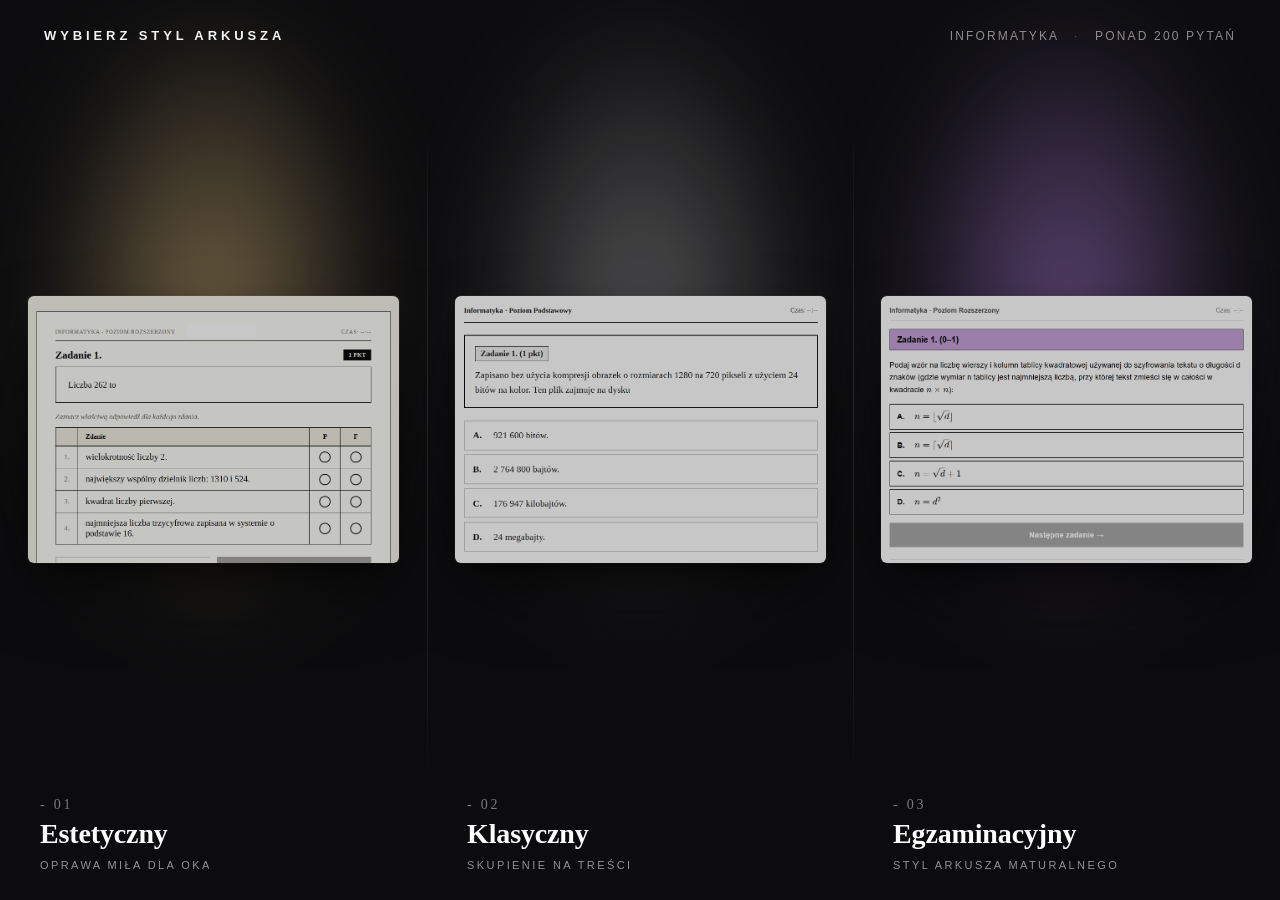
<file: index.html>
<!DOCTYPE html>
<html lang="pl">
<head>
<meta charset="utf-8" />
<meta name="viewport" content="width=device-width, initial-scale=1" />
<!-- 'unsafe-inline' required: router uses inline <script> block and style attrs on parallax tiles -->
<meta http-equiv="Content-Security-Policy" content="default-src 'self'; style-src 'self' 'unsafe-inline'; script-src 'self' 'unsafe-inline'; img-src 'self' data:; connect-src 'self';">
<title>Testy maturalne z informatyki - wybór stylu arkusza</title>
<meta name="description" content="Aplikacja do nauki teorii na maturę z informatyki. 213 pytań ABCD i Prawda/Fałsz z arkuszy CKE 2006-2025. Trzy warianty stylu: estetyczny, klasyczny, egzaminacyjny.">
<meta name="theme-color" content="#0c0c0e">
<link rel="icon" href="assets/favicon.svg" type="image/svg+xml">
<link rel="preload" as="image" href="assets/mode-premium.png">
<link rel="prefetch" href="estetyczny/">
<link rel="prefetch" href="klasyczny/">
<link rel="prefetch" href="egzaminacyjny/">
<meta property="og:title" content="Testy maturalne z informatyki">
<meta property="og:description" content="213 pytań ABCD i Prawda/Fałsz z arkuszy CKE 2006-2025. Trzy warianty stylu arkusza. Zero instalacji.">
<meta property="og:type" content="website">
<meta name="twitter:card" content="summary_large_image">
<style>
  *, *::before, *::after { box-sizing: border-box; }
  html, body {
    margin: 0;
    padding: 0;
    height: 100%;
    overflow: hidden;
    background: #0c0c0e;
    font-family: -apple-system, BlinkMacSystemFont, "Segoe UI", Helvetica, Arial, sans-serif;
    color: #f3f3f3;
    -webkit-font-smoothing: antialiased;
  }

  .topbar {
    position: absolute;
    top: 0; left: 0; right: 0;
    z-index: 30;
    display: flex;
    align-items: center;
    justify-content: space-between;
    padding: 28px 44px;
    pointer-events: none;
  }
  .topbar .brand {
    font-size: 13px;
    font-weight: 600;
    letter-spacing: 0.3em;
    text-transform: uppercase;
    color: #f3f3f3;
  }
  .topbar .meta {
    font-size: 12px;
    letter-spacing: 0.18em;
    color: rgba(243,243,243,0.55);
    text-transform: uppercase;
  }
  .topbar .meta .dot {
    display: inline-block;
    margin: 0 10px;
    opacity: 0.5;
  }

  .stage {
    position: relative;
    height: 100vh;
    width: 100vw;
    display: flex;
    perspective: 1600px;
    perspective-origin: 50% 45%;
    background: #0c0c0e;
  }

  @media (max-width: 540px) {
    .stage { flex-direction: column; }
    .panel {
      width: 100% !important;
      height: var(--h, 33.3333%) !important;
      transition:
        height 520ms cubic-bezier(.22,.61,.36,1),
        transform 280ms ease-out !important;
      will-change: height, transform;
    }
    .panel + .panel::after {
      top: 0; left: 12%; right: 12%; bottom: auto;
      width: auto; height: 1px;
      background: linear-gradient(to right,
        rgba(255,255,255,0) 0%,
        rgba(255,255,255,0.10) 30%,
        rgba(255,255,255,0.10) 70%,
        rgba(255,255,255,0) 100%);
    }
  }

  .panel {
    position: relative;
    width: var(--w, 33.3333%);
    flex: 0 0 auto;
    height: 100vh;
    overflow: hidden;
    cursor: pointer;
    background: #0c0c0e;
    transform-style: preserve-3d;
    transform-origin: center center;
    transition:
      width 520ms cubic-bezier(.22,.61,.36,1),
      transform 280ms ease-out;
    will-change: width, transform;
    isolation: isolate;
    text-decoration: none;
    color: inherit;
  }
  .panel + .panel::after {
    content: "";
    position: absolute;
    top: 12%; bottom: 12%; left: 0;
    width: 1px;
    background: linear-gradient(to bottom,
      rgba(255,255,255,0) 0%,
      rgba(255,255,255,0.10) 30%,
      rgba(255,255,255,0.10) 70%,
      rgba(255,255,255,0) 100%);
    z-index: 12;
    pointer-events: none;
  }

  .panel .stagebox {
    position: absolute;
    top: 88px;
    left: 0;
    right: 0;
    bottom: 130px;
    display: flex;
    align-items: center;
    justify-content: center;
    z-index: 2;
    transition: filter 400ms ease;
  }

  .panel .bg {
    position: relative;
    width: calc(100% - 56px);
    max-width: 720px;
    aspect-ratio: 1000 / 720;
    max-height: 100%;
    background-size: cover;
    background-position: top center;
    background-repeat: no-repeat;
    background-color: #1a1a1a;
    border-radius: 6px;
    box-shadow:
      0 1px 0 rgba(255,255,255,0.06) inset,
      0 30px 80px -20px rgba(0,0,0,0.8),
      0 12px 30px -10px rgba(0,0,0,0.6),
      0 0 0 1px rgba(255,255,255,0.08);
    transition:
      transform 320ms ease-out,
      box-shadow 400ms ease,
      filter 400ms ease;
    will-change: transform;
    filter: brightness(0.78) saturate(0.92);
  }
  .panel:hover .bg {
    filter: brightness(1) saturate(1);
    box-shadow:
      0 1px 0 rgba(255,255,255,0.08) inset,
      0 50px 120px -25px rgba(0,0,0,0.9),
      0 18px 50px -10px rgba(0,0,0,0.7),
      0 0 0 1px rgba(255,255,255,0.12);
  }

  .stage:hover .panel:not(:hover) .bg {
    filter: brightness(0.55) saturate(0.85);
  }
  .stage:hover .panel:not(:hover) .label .title {
    color: rgba(255,255,255,0.55);
  }
  .stage:hover .panel:not(:hover) .label .subtitle {
    color: rgba(255,255,255,0.30);
  }
  .stage:hover .panel:not(:hover) .glow { opacity: 0.25; }

  .label .title, .label .subtitle { transition: color 400ms ease; }

  .panel-1 .bg { background-image: url("assets/mode-premium.png"); }
  .panel-2 .bg { background-image: url("assets/mode-classic.png"); }
  .panel-3 .bg { background-image: url("assets/mode-school.png"); }

  .panel .glow {
    position: absolute;
    inset: 0;
    z-index: 1;
    pointer-events: none;
    opacity: 0.55;
    transition: opacity 400ms ease;
    background: radial-gradient(60% 50% at 50% 35%, var(--accent, #fff) 0%, rgba(0,0,0,0) 70%);
    mix-blend-mode: screen;
    filter: blur(40px);
  }
  .panel-1 { --accent: #c9a86a; }
  .panel-2 { --accent: #8a8a8a; }
  .panel-3 { --accent: #a16fcc; }
  .panel:hover .glow { opacity: 0.85; }

  .label {
    position: absolute;
    left: 0; right: 0; bottom: 0;
    height: 130px;
    z-index: 5;
    display: flex;
    align-items: center;
    padding: 0 40px;
    background: linear-gradient(to top,
      rgba(12,12,14,1) 0%,
      rgba(12,12,14,0.95) 60%,
      rgba(12,12,14,0) 100%);
  }
  .label .row {
    display: flex;
    flex-direction: column;
    gap: 6px;
    width: 100%;
    position: relative;
  }
  .label .num {
    font-family: "Times New Roman", Times, serif;
    font-size: 14px;
    font-weight: 400;
    color: rgba(255,255,255,0.45);
    letter-spacing: 0.2em;
  }
  .label .title {
    font-family: "Times New Roman", Times, serif;
    font-size: 28px;
    font-weight: 700;
    line-height: 1.1;
    margin: 0;
    color: #fff;
    letter-spacing: -0.005em;
  }
  .label .subtitle {
    font-size: 11px;
    letter-spacing: 0.22em;
    text-transform: uppercase;
    color: rgba(255,255,255,0.55);
    font-weight: 500;
    line-height: 1.3;
    margin-top: 2px;
  }

  .cta {
    position: absolute;
    right: 0;
    top: 50%;
    transform: translateY(-50%) translateX(8px);
    display: inline-flex;
    align-items: center;
    gap: 10px;
    padding: 11px 22px;
    border: 1px solid rgba(255,255,255,0.85);
    background: transparent;
    color: #fff;
    font-size: 12px;
    letter-spacing: 0.18em;
    text-transform: uppercase;
    text-decoration: none;
    font-weight: 500;
    transition:
      background 220ms ease,
      color 220ms ease,
      border-color 220ms ease,
      opacity 240ms ease,
      transform 280ms ease;
    cursor: pointer;
    opacity: 0;
    pointer-events: none;
    white-space: nowrap;
  }
  .panel:hover .cta {
    opacity: 1;
    transform: translateY(-50%) translateX(0);
    transition-delay: 100ms;
    pointer-events: auto;
  }
  .cta .arrow { transition: transform 220ms ease; display: inline-block; }
  .cta:hover { background: #fff; color: #111; border-color: #fff; }
  .cta:hover .arrow { transform: translateX(4px); }

  .panel.is-clicked .bg {
    transform: translateY(2px) scale(0.995);
    transition: transform 120ms ease;
  }

  @media (prefers-reduced-motion: reduce) {
    .panel, .bg, .cta, .glow { transition: none !important; }
  }

  @media (max-width: 540px) {
    body { display: flex; flex-direction: column; height: 100vh; height: 100svh; }
    .topbar {
      position: relative;
      flex: 0 0 auto;
      flex-direction: row;
      align-items: center;
      justify-content: space-between;
      gap: 0;
      padding: 10px 20px;
      background: #0c0c0e;
      border-bottom: 1px solid rgba(255,255,255,0.06);
    }
    .topbar .meta { font-size: 9px; letter-spacing: 0.18em; opacity: 0.6; }
    .topbar .meta .dot { margin: 0 6px; }
    .topbar .brand { font-size: 11px; letter-spacing: 0.24em; }
    .stage { flex: 1 1 0%; min-height: 0; overflow: hidden; }
    .panel .stagebox { display: none; }
    .panel .glow {
      background: radial-gradient(70% 70% at 80% 50%, var(--accent, #fff) 0%, rgba(0,0,0,0) 75%);
      opacity: 0.35;
    }
    .panel:hover .glow { opacity: 0.6; }
    .label {
      top: 0; bottom: 0; left: 0; right: 0;
      width: auto; height: auto;
      padding: 0 26px;
      align-items: center;
      background: none;
    }
    .label .row { gap: 8px; width: 100%; position: relative; }
    .label .num { font-size: 10px; letter-spacing: 0.3em; color: rgba(255,255,255,0.4); }
    .label .title { font-size: 22px; line-height: 1.05; }
    .label .subtitle { font-size: 10px; letter-spacing: 0.2em; margin-top: 2px; }
    .cta {
      position: absolute; right: 0; top: 50%;
      transform: translateY(-50%) translateX(8px);
      margin: 0; padding: 9px 16px; font-size: 11px; align-self: auto;
    }
    .panel:hover .cta { transform: translateY(-50%) translateX(0); }
  }
  @media (max-width: 350px) { .cta { display: none !important; } }

  .stage { animation: stageIn 320ms cubic-bezier(.22,.61,.36,1) both; }
  @keyframes stageIn { from { opacity: 0; } to { opacity: 1; } }
  .topbar { animation: stageIn 400ms cubic-bezier(.22,.61,.36,1) both; }
  @media (prefers-reduced-motion: reduce) {
    .stage, .topbar { animation: none !important; }
  }
</style>
</head>
<body>

  <header class="topbar">
    <div class="brand">Wybierz styl arkusza</div>
    <div class="meta">
      Informatyka <span class="dot">·</span> <span id="q-count" style="white-space:nowrap">ponad 200 pytań</span>
    </div>
  </header>

  <main class="stage" id="stage">

    <a class="panel panel-1" href="estetyczny/">
      <div class="glow"></div>
      <div class="stagebox"><div class="bg"></div></div>
      <div class="label">
        <div class="row">
          <div class="num">- 01</div>
          <h2 class="title">Estetyczny</h2>
          <div class="subtitle">Oprawa miła dla oka</div>
        </div>
      </div>
    </a>

    <a class="panel panel-2" href="klasyczny/">
      <div class="glow"></div>
      <div class="stagebox"><div class="bg"></div></div>
      <div class="label">
        <div class="row">
          <div class="num">- 02</div>
          <h2 class="title">Klasyczny</h2>
          <div class="subtitle">Skupienie na treści</div>
        </div>
      </div>
    </a>

    <a class="panel panel-3" href="egzaminacyjny/">
      <div class="glow"></div>
      <div class="stagebox"><div class="bg"></div></div>
      <div class="label">
        <div class="row">
          <div class="num">- 03</div>
          <h2 class="title">Egzaminacyjny</h2>
          <div class="subtitle">Styl arkusza maturalnego</div>
        </div>
      </div>
    </a>

  </main>

<script>
(function () {
  'use strict';

  var panels = Array.prototype.slice.call(document.querySelectorAll('.panel'));
  var stage = document.getElementById('stage');
  var focusIndex = -1;

  var W_REST     = 33.3333;
  var W_ACTIVE   = 56;
  var W_INACTIVE = 22;

  function setLayout(activeIdx) {
    var mobile = window.matchMedia('(max-width: 540px)').matches;
    var prop  = mobile ? '--h' : '--w';
    var clear = mobile ? '--w' : '--h';
    panels.forEach(function (p, i) {
      var w = activeIdx < 0 ? W_REST : (i === activeIdx ? W_ACTIVE : W_INACTIVE);
      p.style.setProperty(prop, w + '%');
      p.style.removeProperty(clear);
    });
    focusIndex = activeIdx;
  }

  setLayout(-1);
  window.addEventListener('resize', function () { setLayout(focusIndex); });

  panels.forEach(function (panel, idx) {
    var bg = panel.querySelector('.bg');
    var rafId = 0, pendingX = 0, pendingY = 0;

    function apply() {
      rafId = 0;
      bg.style.transform = 'translate(' + (pendingX * 5) + 'px,' + (pendingY * 5) + 'px)';
      panel.style.transform =
        'rotateY(' + (pendingX * 1.5).toFixed(2) + 'deg) ' +
        'rotateX(' + (-pendingY * 1).toFixed(2) + 'deg)';
    }

    panel.addEventListener('mouseenter', function () { setLayout(idx); });

    panel.addEventListener('mousemove', function (e) {
      var r  = panel.getBoundingClientRect();
      pendingX = Math.max(-1, Math.min(1, ((e.clientX - r.left) / r.width)  * 2 - 1));
      pendingY = Math.max(-1, Math.min(1, ((e.clientY - r.top)  / r.height) * 2 - 1));
      if (!rafId) rafId = requestAnimationFrame(apply);
    });

    panel.addEventListener('mouseleave', function () {
      if (rafId) { cancelAnimationFrame(rafId); rafId = 0; }
      pendingX = 0; pendingY = 0;
      bg.style.transform   = '';
      panel.style.transform = '';
    });

    panel.addEventListener('click', function (e) {
      e.preventDefault();
      var href = panel.getAttribute('href');
      panel.classList.add('is-clicked');
      setTimeout(function () {
        window.location.href = href;
      }, 160);
    });
  });

  stage.addEventListener('mouseleave', function () { setLayout(-1); });
})();
</script>
</body>
</html>
</file>
